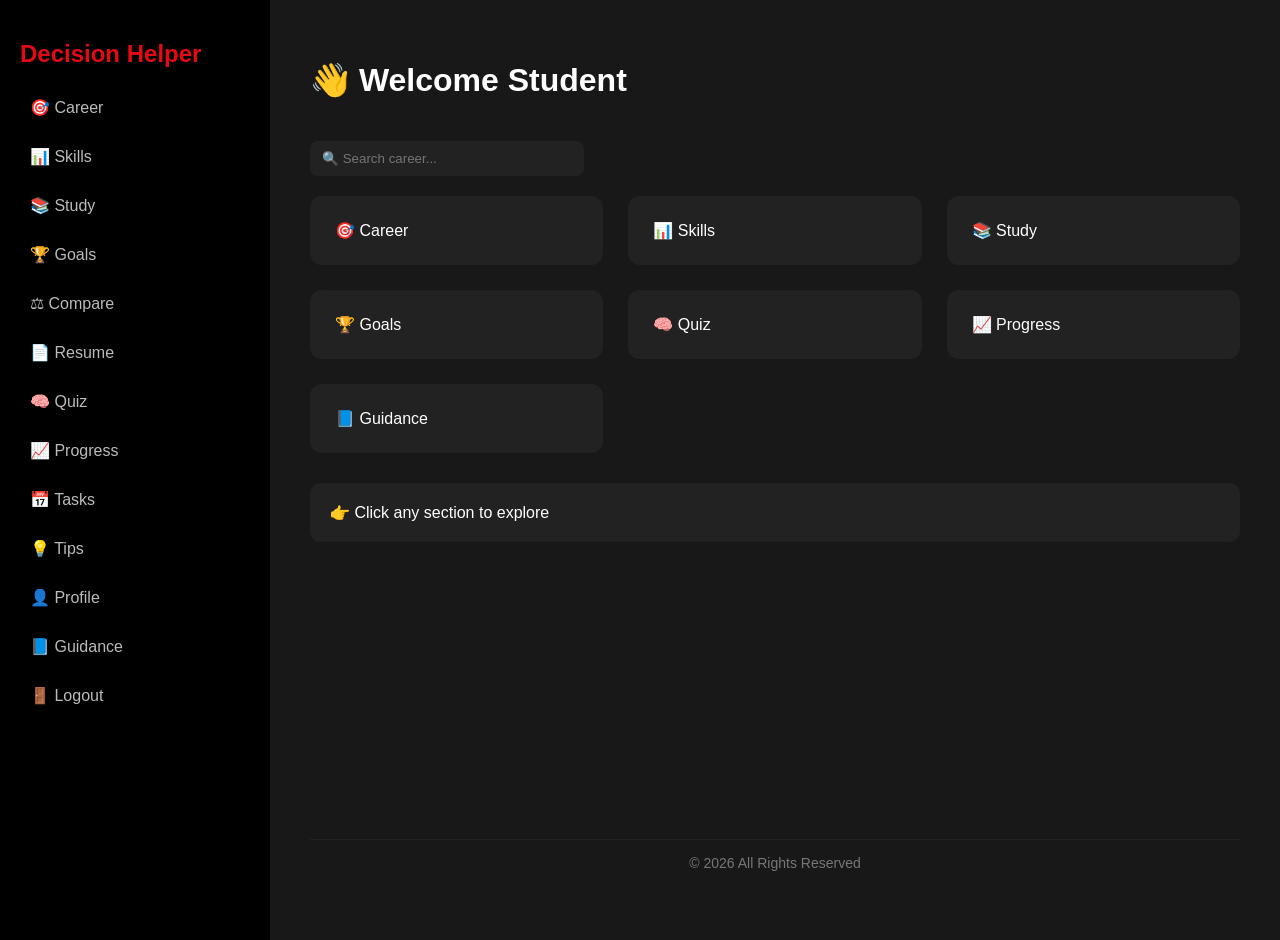
<file: dashboard.html>
<!DOCTYPE html>
<html>
<head>
<title>Dashboard</title>
<link rel="stylesheet" href="style.css">
</head>

<body>

<div class="dashboard">

  <!-- SIDEBAR -->
  <div class="sidebar">
    <h2>Decision Helper</h2>

    <li onclick="show('career')">🎯 Career</li>
    <li onclick="show('skills')">📊 Skills</li>
    <li onclick="show('study')">📚 Study</li>
    <li onclick="show('goal')">🏆 Goals</li>
    <li onclick="show('compare')">⚖ Compare</li>
    <li onclick="show('resume')">📄 Resume</li>
    <li onclick="show('quiz')">🧠 Quiz</li>
    <li onclick="show('progress')">📈 Progress</li>
    <li onclick="show('tasks')">📅 Tasks</li>
    <li onclick="show('tips')">💡 Tips</li>
    <li onclick="show('profile')">👤 Profile</li>

    <!-- ✅ ADDED -->
    <li onclick="goGuidance()">📘 Guidance</li>

    <li onclick="logout()">🚪 Logout</li>
  </div>

  <!-- MAIN -->
  <div class="main">

    <h1>👋 Welcome Student</h1>

    <!-- SEARCH BAR -->
    <input type="text" placeholder="🔍 Search career..." class="search">

    <!-- CARDS -->
    <div class="cards">
      <div class="card" onclick="show('career')">🎯 Career</div>
      <div class="card" onclick="show('skills')">📊 Skills</div>
      <div class="card" onclick="show('study')">📚 Study</div>
      <div class="card" onclick="show('goal')">🏆 Goals</div>
      <div class="card" onclick="show('quiz')">🧠 Quiz</div>
      <div class="card" onclick="show('progress')">📈 Progress</div>

      <!-- ✅ ADDED -->
      <div class="card" onclick="goGuidance()">📘 Guidance</div>
    </div>

    <!-- OUTPUT -->
    <div id="output" class="output">
      👉 Click any section to explore
    </div>

    <p class="copyright">© 2026 All Rights Reserved</p>

  </div>

</div>

<script src="script.js"></script>

<!-- ✅ ADDED SCRIPT -->
<script>
function goGuidance() {
  window.location.href = "guidance.html";
}
</script>

</body>
</html>
</file>
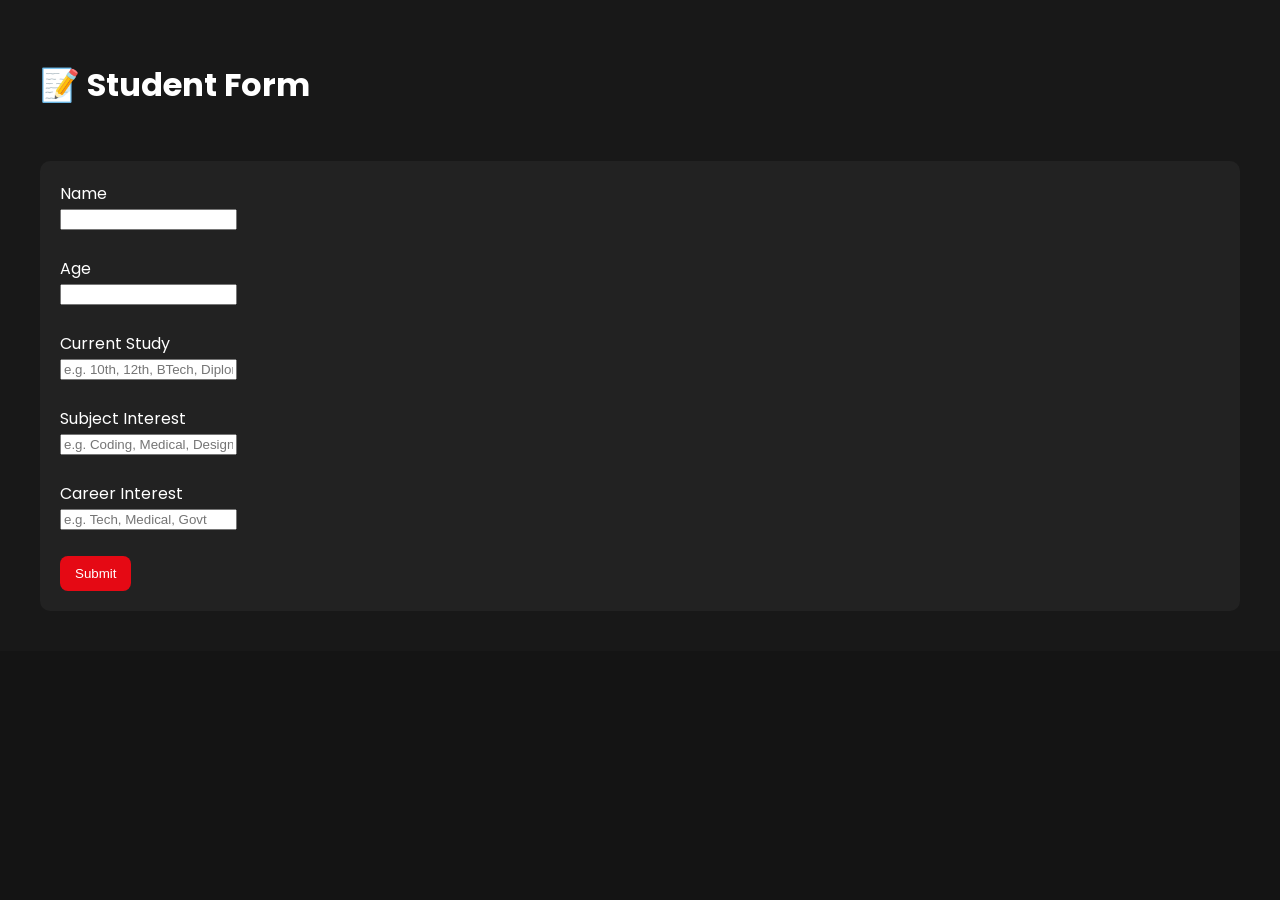
<file: Form.html>
<!DOCTYPE html>
<html>
<head>
  <title>Student Form</title>
  <link href="https://fonts.googleapis.com/css2?family=Poppins:wght@300;400;600;700&display=swap" rel="stylesheet">
  <link rel="stylesheet" href="style.css">
</head>

<body>

<div class="main">
  <h1>📝 Student Form</h1>

  <div class="output">
    <form id="studentForm">

      <label>Name</label><br>
      <input type="text" id="name" required><br><br>

      <label>Age</label><br>
      <input type="number" id="age" required><br><br>

      <label>Current Study</label><br>
      <input type="text" id="study" placeholder="e.g. 10th, 12th, BTech, Diploma," required><br><br>

      <label>Subject Interest</label><br>
      <input type="text" id="interest" placeholder="e.g. Coding, Medical, Design" required><br><br>

      <label>Career Interest</label><br>
      <input type="text" id="career" placeholder="e.g. Tech, Medical, Govt" required><br><br>

      <button type="submit">Submit</button>

    </form>
  </div>
</div>

<script>
document.getElementById("studentForm").addEventListener("submit", function(e){
  e.preventDefault();

  let name = document.getElementById("name").value;
  let age = document.getElementById("age").value;
  let study = document.getElementById("study").value.toLowerCase();
  let interest = document.getElementById("interest").value.toLowerCase();
  let career = document.getElementById("career").value.toLowerCase();

  let recommendation = "";

  if(age < 18){
    recommendation = "Focus on Basics + School Learning";
  }
  else if(study.includes("btech") && interest.includes("coding")){
    recommendation = "Recommended: Software Development / Web Development";
  }
  else if(interest.includes("medical")){
    recommendation = "Recommended: Medical / Healthcare Field";
  }
  else if(interest.includes("design")){
    recommendation = "Recommended: UI/UX Design / Graphic Design";
  }
  else {
    recommendation = "Explore Career Options Based on Skills";
  }

  localStorage.setItem("studentData", JSON.stringify({
    name, age, study, interest, career, recommendation
  }));

  window.location.href = "success.html";
});
</script>

</body>
</html>
</file>
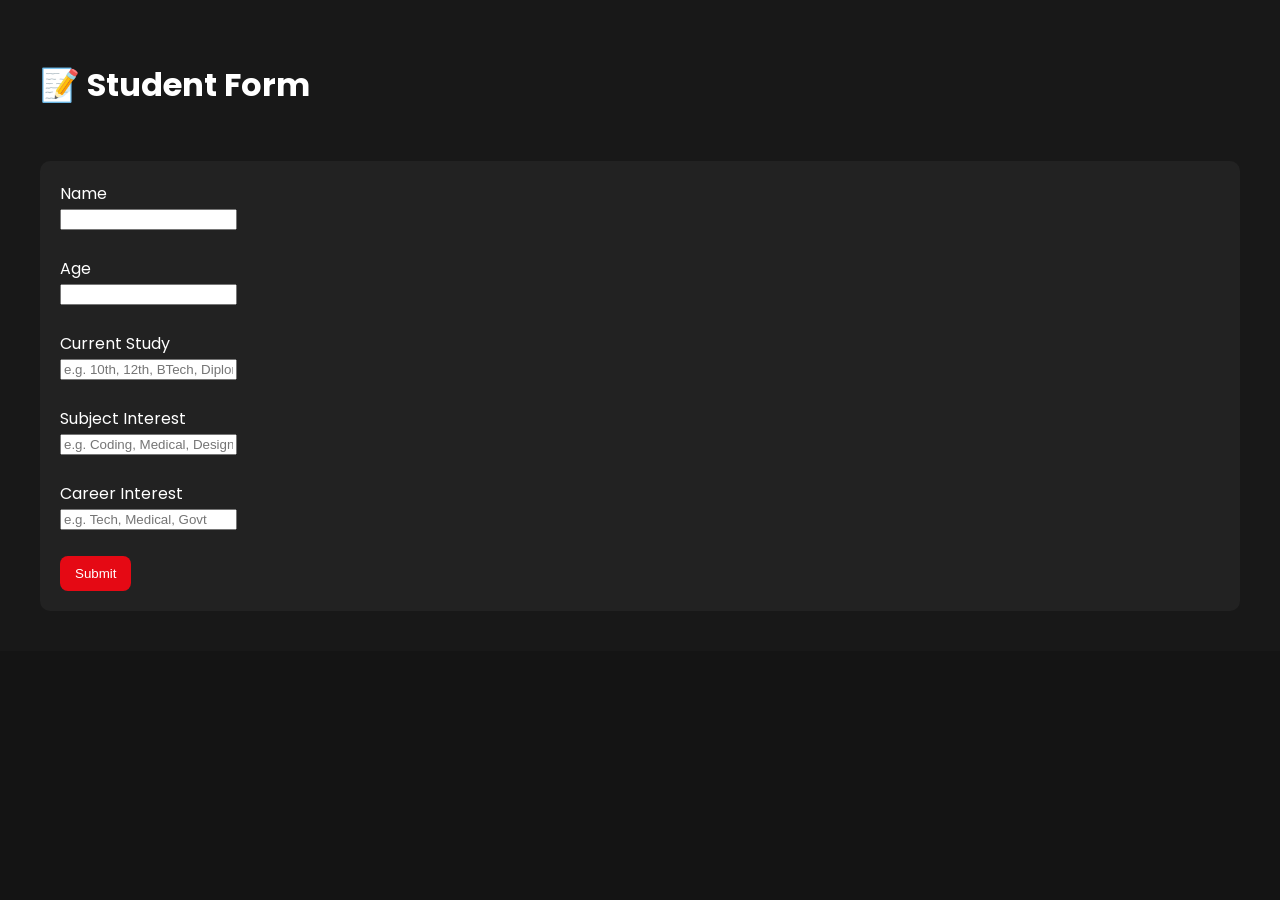
<file: form.html>
<!DOCTYPE html>
<html>
<head>
  <title>Student Form</title>
  <link href="https://fonts.googleapis.com/css2?family=Poppins:wght@300;400;600;700&display=swap" rel="stylesheet">
  <link rel="stylesheet" href="style.css">
</head>

<body>

<div class="main">
  <h1>📝 Student Form</h1>

  <div class="output">
    <form id="studentForm">

      <label>Name</label><br>
      <input type="text" id="name" required><br><br>

      <label>Age</label><br>
      <input type="number" id="age" required><br><br>

      <label>Current Study</label><br>
      <input type="text" id="study" placeholder="e.g. 10th, 12th, BTech, Diploma," required><br><br>

      <label>Subject Interest</label><br>
      <input type="text" id="interest" placeholder="e.g. Coding, Medical, Design" required><br><br>

      <label>Career Interest</label><br>
      <input type="text" id="career" placeholder="e.g. Tech, Medical, Govt" required><br><br>

      <button type="submit">Submit</button>

    </form>
  </div>
</div>

<script>
document.getElementById("studentForm").addEventListener("submit", function(e){
  e.preventDefault();

  let name = document.getElementById("name").value;
  let age = document.getElementById("age").value;
  let study = document.getElementById("study").value.toLowerCase();
  let interest = document.getElementById("interest").value.toLowerCase();
  let career = document.getElementById("career").value.toLowerCase();

  let recommendation = "";

  if(age < 18){
    recommendation = "Focus on Basics + School Learning";
  }
  else if(study.includes("btech") && interest.includes("coding")){
    recommendation = "Recommended: Software Development / Web Development";
  }
  else if(interest.includes("medical")){
    recommendation = "Recommended: Medical / Healthcare Field";
  }
  else if(interest.includes("design")){
    recommendation = "Recommended: UI/UX Design / Graphic Design";
  }
  else {
    recommendation = "Explore Career Options Based on Skills";
  }

  localStorage.setItem("studentData", JSON.stringify({
    name, age, study, interest, career, recommendation
  }));

  window.location.href = "success.html";
});
</script>

</body>
</html>
</file>
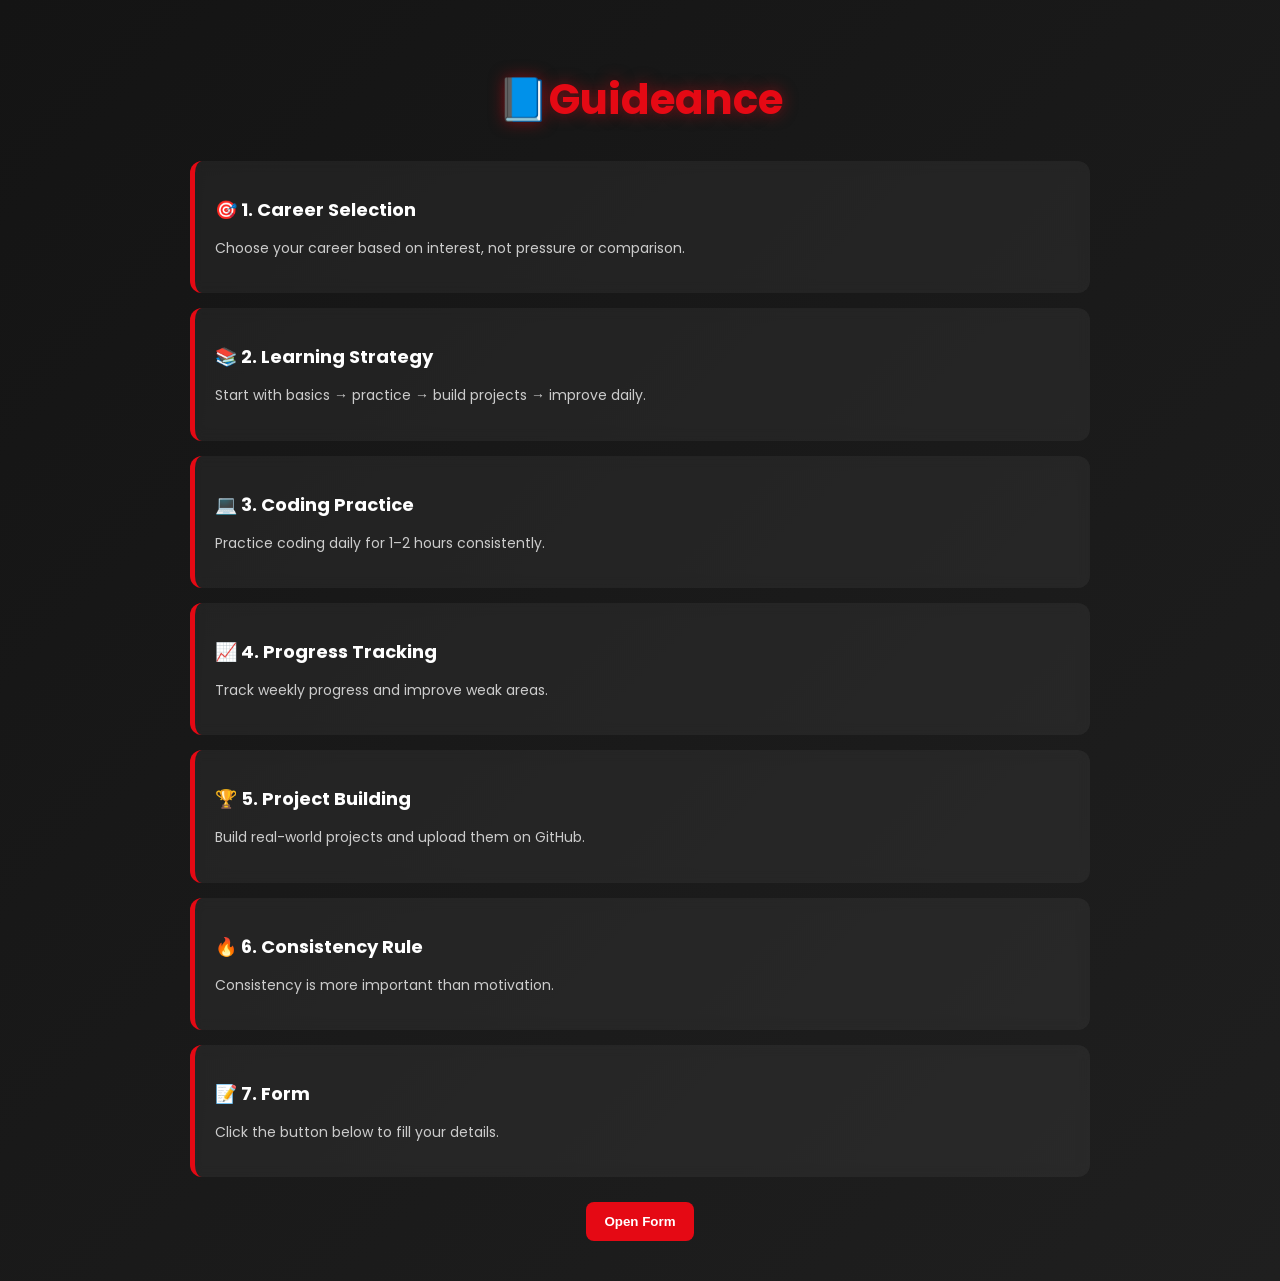
<file: Guidance.html>
<!DOCTYPE html>
<html>
<head>
  <title>Guideance</title>

  <!-- Google Font -->
  <link href="https://fonts.googleapis.com/css2?family=Poppins:wght@300;400;600;700&display=swap" rel="stylesheet">

  <style>
    body {
      margin: 0;
      font-family: 'Poppins', sans-serif;
      background: linear-gradient(135deg, #141414, #1f1f1f);
      color: white;
    }

    .container {
      max-width: 900px;
      margin: auto;
      padding: 40px;
    }

    h1 {
      text-align: center;
      font-size: 42px;
      font-weight: 700;
      color: #e50914;
      text-shadow: 0 0 15px rgba(229, 9, 20, 0.5);
      margin-bottom: 30px;
    }

    .card {
      background: rgba(255, 255, 255, 0.05);
      padding: 20px;
      margin: 15px 0;
      border-radius: 12px;
      border-left: 5px solid #e50914;
      transition: 0.3s;
      backdrop-filter: blur(6px);
    }

    .card:hover {
      transform: scale(1.03);
      background: rgba(229, 9, 20, 0.1);
    }

    h2 {
      color: #ffffff;
      margin-bottom: 10px;
      font-size: 18px;
    }

    p {
      color: #cccccc;
      line-height: 1.6;
      font-size: 14px;
    }

    button {
      margin-top: 25px;
      padding: 12px 18px;
      background: #e50914;
      border: none;
      border-radius: 8px;
      color: white;
      font-weight: bold;
      cursor: pointer;
      transition: 0.3s;
      display: block;
      margin-left: auto;
      margin-right: auto;
    }

    button:hover {
      background: #ff1e1e;
      transform: scale(1.05);
    }
  </style>

</head>

<body>

<div class="container">

  <h1>📘Guideance</h1>

  <div class="card">
    <h2>🎯 1. Career Selection</h2>
    <p>Choose your career based on interest, not pressure or comparison.</p>
  </div>

  <div class="card">
    <h2>📚 2. Learning Strategy</h2>
    <p>Start with basics → practice → build projects → improve daily.</p>
  </div>

  <div class="card">
    <h2>💻 3. Coding Practice</h2>
    <p>Practice coding daily for 1–2 hours consistently.</p>
  </div>

  <div class="card">
    <h2>📈 4. Progress Tracking</h2>
    <p>Track weekly progress and improve weak areas.</p>
  </div>

  <div class="card">
    <h2>🏆 5. Project Building</h2>
    <p>Build real-world projects and upload them on GitHub.</p>
  </div>

  <div class="card">
    <h2>🔥 6. Consistency Rule</h2>
    <p>Consistency is more important than motivation.</p>
  </div>

  <div class="card">
    <h2>📝 7. Form</h2>
    <p>Click the button below to fill your details.</p>
  </div>

  <button onclick="window.location.href='form.html'">
    Open Form
  </button>

</div>

</body>
</html>
</file>
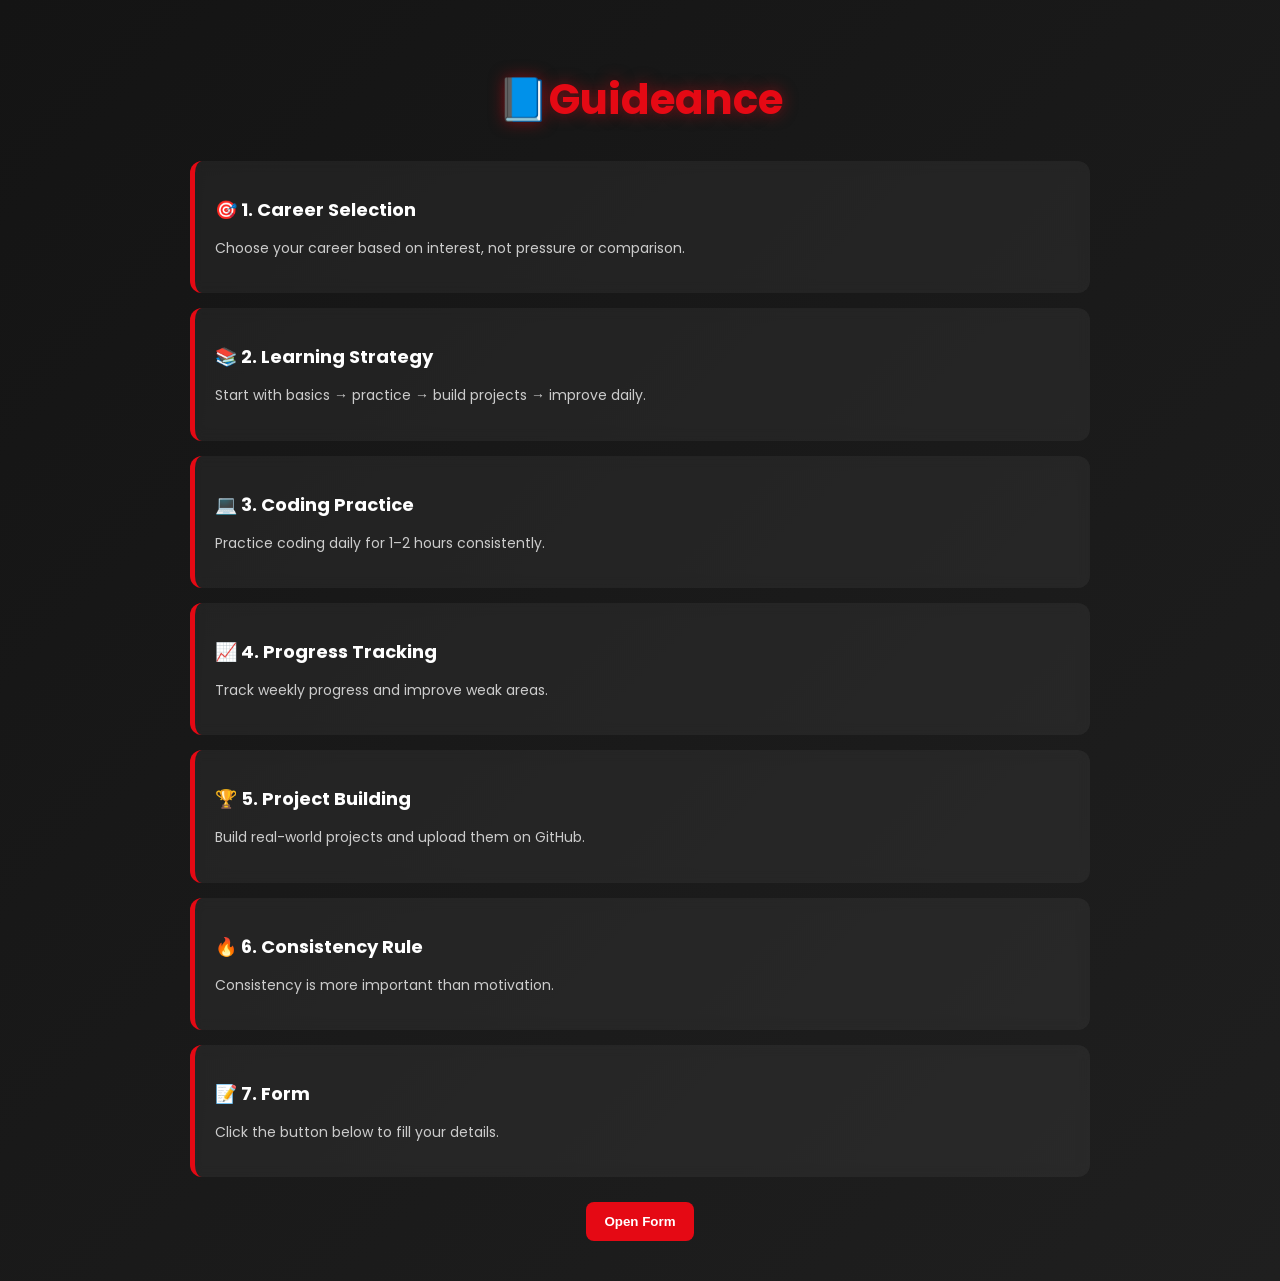
<file: guidance.html>
<!DOCTYPE html>
<html>
<head>
  <title>Guideance</title>

  <!-- Google Font -->
  <link href="https://fonts.googleapis.com/css2?family=Poppins:wght@300;400;600;700&display=swap" rel="stylesheet">

  <style>
    body {
      margin: 0;
      font-family: 'Poppins', sans-serif;
      background: linear-gradient(135deg, #141414, #1f1f1f);
      color: white;
    }

    .container {
      max-width: 900px;
      margin: auto;
      padding: 40px;
    }

    h1 {
      text-align: center;
      font-size: 42px;
      font-weight: 700;
      color: #e50914;
      text-shadow: 0 0 15px rgba(229, 9, 20, 0.5);
      margin-bottom: 30px;
    }

    .card {
      background: rgba(255, 255, 255, 0.05);
      padding: 20px;
      margin: 15px 0;
      border-radius: 12px;
      border-left: 5px solid #e50914;
      transition: 0.3s;
      backdrop-filter: blur(6px);
    }

    .card:hover {
      transform: scale(1.03);
      background: rgba(229, 9, 20, 0.1);
    }

    h2 {
      color: #ffffff;
      margin-bottom: 10px;
      font-size: 18px;
    }

    p {
      color: #cccccc;
      line-height: 1.6;
      font-size: 14px;
    }

    button {
      margin-top: 25px;
      padding: 12px 18px;
      background: #e50914;
      border: none;
      border-radius: 8px;
      color: white;
      font-weight: bold;
      cursor: pointer;
      transition: 0.3s;
      display: block;
      margin-left: auto;
      margin-right: auto;
    }

    button:hover {
      background: #ff1e1e;
      transform: scale(1.05);
    }
  </style>

</head>

<body>

<div class="container">

  <h1>📘Guideance</h1>

  <div class="card">
    <h2>🎯 1. Career Selection</h2>
    <p>Choose your career based on interest, not pressure or comparison.</p>
  </div>

  <div class="card">
    <h2>📚 2. Learning Strategy</h2>
    <p>Start with basics → practice → build projects → improve daily.</p>
  </div>

  <div class="card">
    <h2>💻 3. Coding Practice</h2>
    <p>Practice coding daily for 1–2 hours consistently.</p>
  </div>

  <div class="card">
    <h2>📈 4. Progress Tracking</h2>
    <p>Track weekly progress and improve weak areas.</p>
  </div>

  <div class="card">
    <h2>🏆 5. Project Building</h2>
    <p>Build real-world projects and upload them on GitHub.</p>
  </div>

  <div class="card">
    <h2>🔥 6. Consistency Rule</h2>
    <p>Consistency is more important than motivation.</p>
  </div>

  <div class="card">
    <h2>📝 7. Form</h2>
    <p>Click the button below to fill your details.</p>
  </div>

  <button onclick="window.location.href='form.html'">
    Open Form
  </button>

</div>

</body>
</html>
</file>
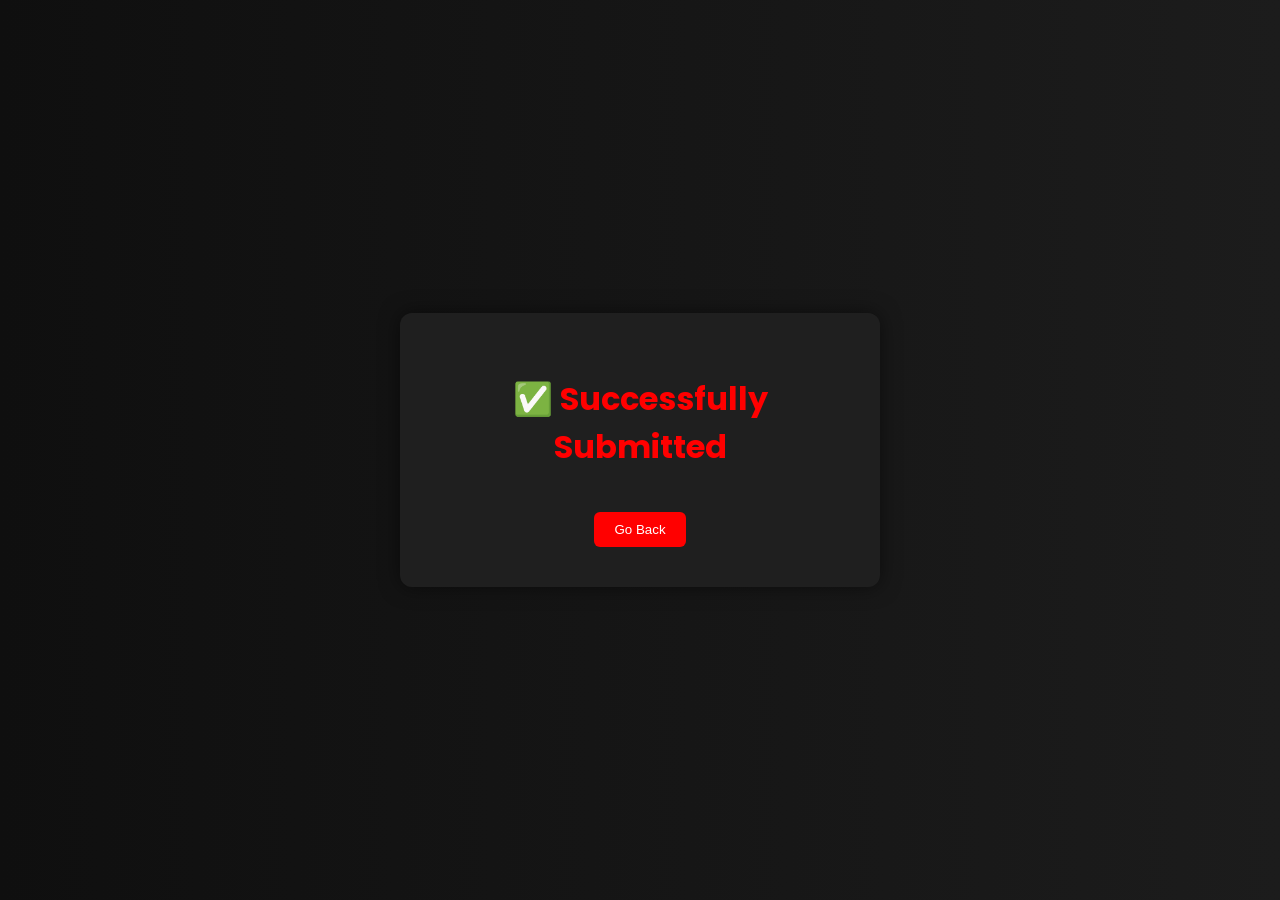
<file: success.html>
<!DOCTYPE html>
<html>
<head>
  <title>Success</title>

  <link href="https://fonts.googleapis.com/css2?family=Poppins:wght@300;400;600;700&display=swap" rel="stylesheet">

  <style>
    body {
      margin: 0;
      font-family: 'Poppins', sans-serif;
      background: linear-gradient(to right, #0f0f0f, #1c1c1c);
      color: white;
      display: flex;
      justify-content: center;
      align-items: center;
      height: 100vh;
    }

    .box {
      background: #1f1f1f;
      padding: 40px;
      border-radius: 12px;
      width: 400px;
      text-align: center;
      box-shadow: 0 0 20px rgba(0,0,0,0.5);
    }

    h1 {
      color: red;
    }

    p {
      margin: 10px 0;
    }

    .btn {
      margin-top: 20px;
      padding: 10px 20px;
      background: red;
      color: white;
      border: none;
      border-radius: 6px;
      cursor: pointer;
    }

    .btn:hover {
      background: darkred;
    }
  </style>

</head>

<body>

<div class="box">

  <h1>✅ Successfully Submitted</h1>

  <div id="data"></div>

  <button class="btn" onclick="goBack()">Go Back</button>

</div>

<script>
let data = JSON.parse(localStorage.getItem("studentData"));

if(data){
  document.getElementById("data").innerHTML = `
    <p><b>Name:</b> ${data.name}</p>
    <p><b>Age:</b> ${data.age}</p>
    <p><b>Study:</b> ${data.study}</p>
    <p><b>Interest:</b> ${data.interest}</p>
    <p><b>Career:</b> ${data.career}</p>

  `;
}

function goBack(){
  window.location.href = "dashboard.html";
}
</script>

</body>
</html>
</file>
<file: style.css>
body {
  margin: 0;
  font-family: 'Poppins', sans-serif;
  background: #141414;
  color: white;
}

/* LOGIN PAGE */
.login-page {
  display: flex;
  height: 100vh;
}

.left {
  flex: 1;
  display: flex;
  justify-content: center;
  align-items: center;
  position: relative;
}

.book {
  width: 280px;
  transform: translateY(150px);  
}

.title {
  position: absolute;
  top: 22%;
  text-align: center;
  font-size: 70px;
  font-weight: 700;
  color: hsla(51, 41%, 93%, 0.938);
  text-shadow: 0 0 20px rgba(241, 241, 236, 0.8);
}

.login-box {
  flex: 1;
  display: flex;
  justify-content: center;
  align-items: center;
  flex-direction: column;   
  text-align: center;
  background: rgba(0,0,0,0.8);
}

/* INPUT */
.login-box input {
  width: 220px;
  padding: 10px 12px;
  margin: 10px 0;
  border-radius: 8px;
  border: none;
  background: #333;
  color: white;
  font-size: 14px;
  text-align: center;
}

/* BUTTON */
.login-box button {
  width: 220px;
  padding: 10px 12px;
  margin-top: 10px;
  background: #e50914;
  border: none;
  border-radius: 8px;
  color: white;
  font-weight: bold;
  cursor: pointer;
  transition: 0.3s;
  font-size: 14px;
}

.login-box button:hover {
  background: #ff1e1e;
  transform: scale(1.05);
}

/* LINKS */
.links span {
  cursor: pointer;
  color: #aaa;
}

.links span:hover {
  color: white;
}

/* DASHBOARD */
.dashboard {
  display: flex;
  min-height: 100vh;
}

/* SIDEBAR */
.sidebar {
  width: 230px;
  height: 100vh;
  background: #000;
  padding: 20px;
}

.sidebar h2 {
  color: #e50914;
}

/* MENU */
.sidebar li {
  list-style: none;
  padding: 10px;
  margin: 10px 0;
  cursor: pointer;
  color: #bbb;
  transition: 0.3s;
}

.sidebar li:hover {
  color: white;
  background: #111;
  border-left: 4px solid #e50914;
}

/* MAIN */
.main {
  flex: 1;
  padding: 40px;
  background: #181818;
  display: flex;
  flex-direction: column;
}

/* SEARCH BAR (ADDED FIX) */
.search {
  width: 250px;
  max-width: 100%;
  padding: 10px 12px;
  margin: 20px 0;
  border-radius: 8px;
  border: none;
  background: #222;
  color: white;
}

/* CARDS */
.cards {
  display: grid;
  grid-template-columns: repeat(3, 1fr);
  gap: 25px;
}

/* CARD */
.card {
  padding: 25px;
  background: #222;
  border-radius: 12px;
  cursor: pointer;
  transition: 0.3s;
}

.card:hover {
  transform: scale(1.08);
  background: #e50914;
}

/* OUTPUT */
.output {
  margin-top: 30px;
  padding: 20px;
  background: #222;
  border-radius: 10px;
}

/* FOOTER */
.copyright {
  margin-top: auto;
  text-align: center;
  padding: 15px 0;
  color: #777;
  font-size: 14px;
  border-top: 1px solid #222;
}
button[type="submit"] {
  background: #e50914;
  color: white;
  padding: 10px 15px;
  border: none;
  border-radius: 8px;
  cursor: pointer;
  transition: 0.3s;
}

button[type="submit"]:hover {
  background: #ff1e1e;
  transform: scale(1.05);
}
button[type="submit"] {
  background: #e50914;
  color: white;
  padding: 10px 15px;
  border: none;
  border-radius: 8px;
  cursor: pointer;
  transition: 0.3s;
}

button[type="submit"]:hover {
  background: #ff1e1e;
  transform: scale(1.05);
}
</file>
